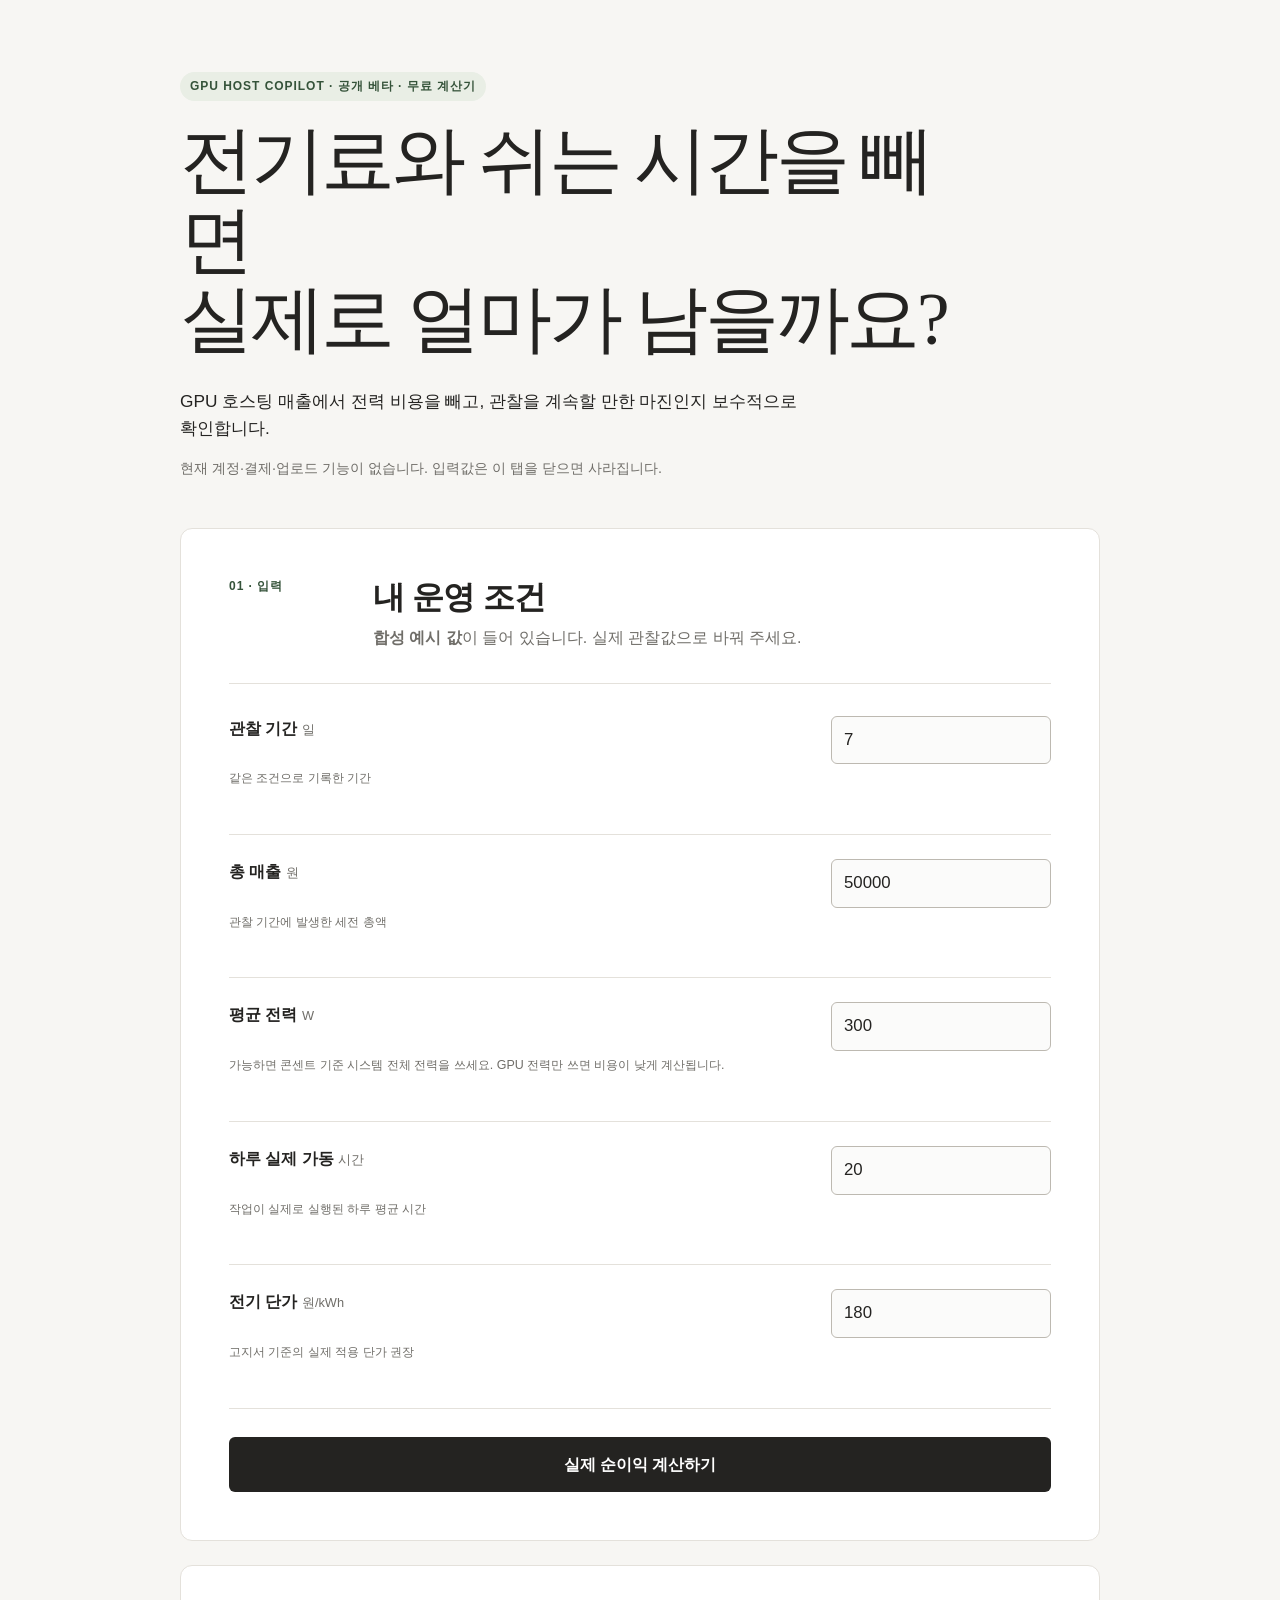
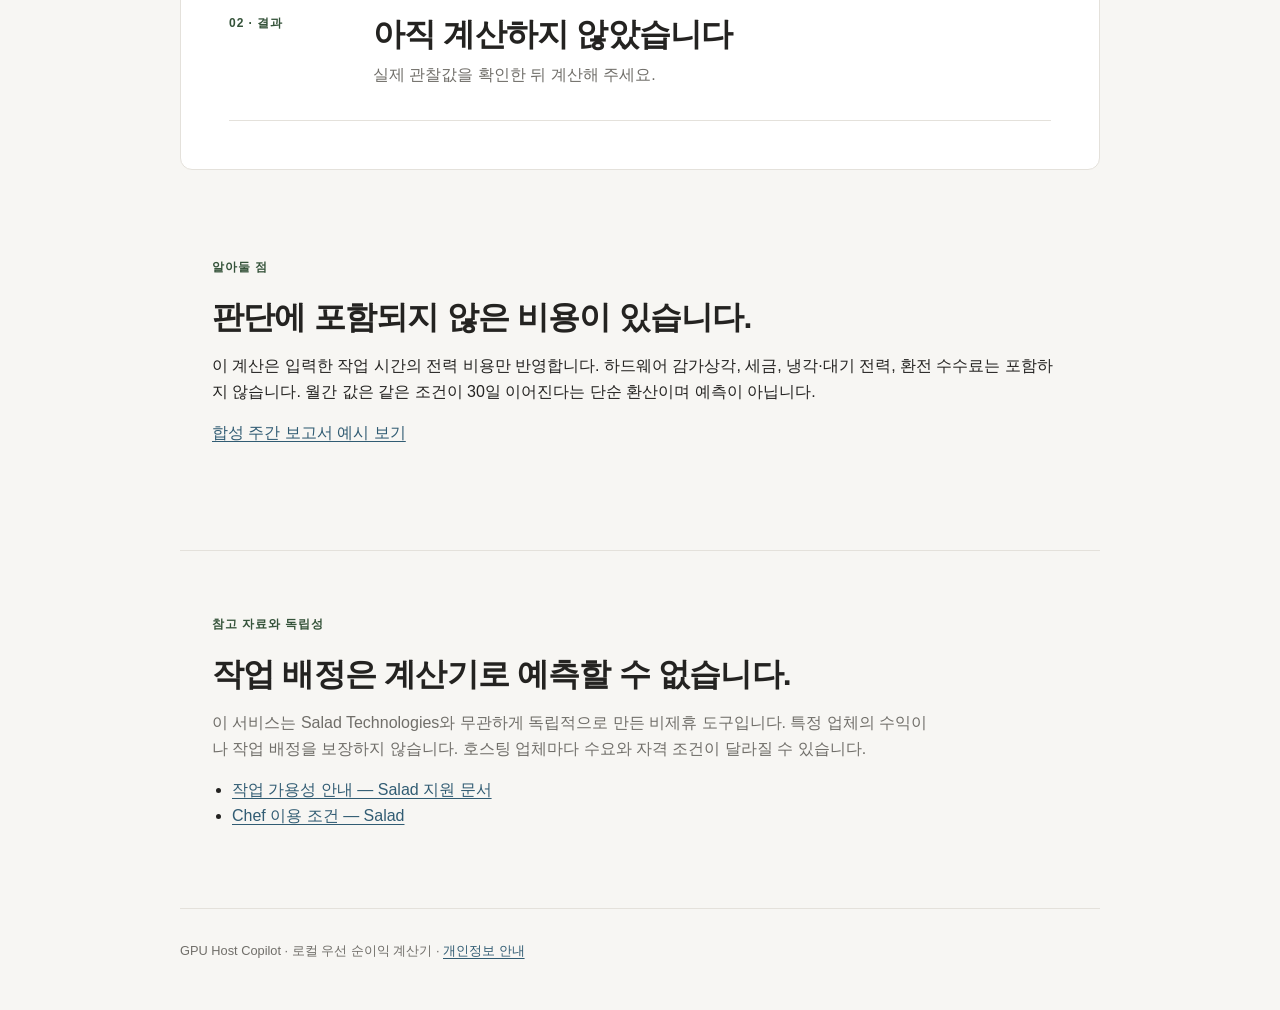
<file: index.html>
<!doctype html>
<html lang="ko">
<head>
  <meta charset="utf-8">
  <meta name="viewport" content="width=device-width, initial-scale=1">
  <meta name="description" content="전기료와 가동 시간을 반영해 GPU 호스팅 순이익을 계산하는 로컬 계산기">
  <title>GPU Host Copilot 무료 계산기</title>
  <link rel="icon" href="./favicon.svg" type="image/svg+xml">
  <link rel="stylesheet" href="./styles.css">
  <script type="module" src="./app.mjs"></script>
</head>
<body>
  <header class="hero">
    <p class="badge">GPU Host Copilot · 공개 베타 · 무료 계산기</p>
    <h1>전기료와 쉬는 시간을 빼면<br>실제로 얼마가 남을까요?</h1>
    <p class="intro">GPU 호스팅 매출에서 전력 비용을 빼고, 관찰을 계속할 만한 마진인지 보수적으로 확인합니다.</p>
    <p class="trust">현재 계정·결제·업로드 기능이 없습니다. 입력값은 이 탭을 닫으면 사라집니다.</p>
  </header>

  <main>
    <section class="sheet input-sheet" aria-labelledby="input-title">
      <div class="sheet-heading">
        <p class="eyebrow">01 · 입력</p>
        <div>
          <h2 id="input-title">내 운영 조건</h2>
          <p><strong>합성 예시 값</strong>이 들어 있습니다. 실제 관찰값으로 바꿔 주세요.</p>
        </div>
      </div>

      <form id="calculator" novalidate>
        <div class="field">
          <label for="observationDays">관찰 기간 <span>일</span></label>
          <input id="observationDays" name="observationDays" type="number" min="0" step="1" value="7" inputmode="decimal" aria-describedby="observationDays-help observationDays-error" required>
          <p class="help" id="observationDays-help">같은 조건으로 기록한 기간</p>
          <p class="error" id="observationDays-error"></p>
        </div>
        <div class="field">
          <label for="grossRevenue">총 매출 <span>원</span></label>
          <input id="grossRevenue" name="grossRevenue" type="number" min="0" step="1" value="50000" inputmode="decimal" aria-describedby="grossRevenue-help grossRevenue-error" required>
          <p class="help" id="grossRevenue-help">관찰 기간에 발생한 세전 총액</p>
          <p class="error" id="grossRevenue-error"></p>
        </div>
        <div class="field">
          <label for="averagePowerW">평균 전력 <span>W</span></label>
          <input id="averagePowerW" name="averagePowerW" type="number" min="0" step="1" value="300" inputmode="decimal" aria-describedby="averagePowerW-help averagePowerW-error" required>
          <p class="help" id="averagePowerW-help">가능하면 콘센트 기준 시스템 전체 전력을 쓰세요. GPU 전력만 쓰면 비용이 낮게 계산됩니다.</p>
          <p class="error" id="averagePowerW-error"></p>
        </div>
        <div class="field">
          <label for="workloadHoursPerDay">하루 실제 가동 <span>시간</span></label>
          <input id="workloadHoursPerDay" name="workloadHoursPerDay" type="number" min="0" max="24" step="0.1" value="20" inputmode="decimal" aria-describedby="workloadHoursPerDay-help workloadHoursPerDay-error" required>
          <p class="help" id="workloadHoursPerDay-help">작업이 실제로 실행된 하루 평균 시간</p>
          <p class="error" id="workloadHoursPerDay-error"></p>
        </div>
        <div class="field">
          <label for="electricityPricePerKwh">전기 단가 <span>원/kWh</span></label>
          <input id="electricityPricePerKwh" name="electricityPricePerKwh" type="number" min="0" step="0.1" value="180" inputmode="decimal" aria-describedby="electricityPricePerKwh-help electricityPricePerKwh-error" required>
          <p class="help" id="electricityPricePerKwh-help">고지서 기준의 실제 적용 단가 권장</p>
          <p class="error" id="electricityPricePerKwh-error"></p>
        </div>
        <button type="submit">실제 순이익 계산하기</button>
      </form>
    </section>

    <section class="sheet result-sheet" id="results" role="status" aria-live="polite" aria-atomic="true" aria-labelledby="result-title">
      <div class="sheet-heading">
        <p class="eyebrow">02 · 결과</p>
        <div>
          <h2 id="result-title">아직 계산하지 않았습니다</h2>
          <p id="decision-note">실제 관찰값을 확인한 뒤 계산해 주세요.</p>
        </div>
      </div>
      <dl class="result-list" hidden>
        <div class="primary-result"><dt>순이익</dt><dd id="netProfit">—</dd></div>
        <div><dt>전기료</dt><dd id="energyCost">—</dd></div>
        <div><dt>전력 사용량</dt><dd id="energyKwh">—</dd></div>
        <div><dt>순마진</dt><dd id="marginPct">—</dd></div>
        <div><dt>월간 순이익 환산</dt><dd id="monthlyNetProfit">—</dd></div>
        <div><dt>손익분기 총매출</dt><dd id="breakEvenGross">—</dd></div>
      </dl>
    </section>

    <section class="limits" aria-labelledby="limits-title">
      <p class="eyebrow">알아둘 점</p>
      <h2 id="limits-title">판단에 포함되지 않은 비용이 있습니다.</h2>
      <p>이 계산은 입력한 작업 시간의 전력 비용만 반영합니다. 하드웨어 감가상각, 세금, 냉각·대기 전력, 환전 수수료는 포함하지 않습니다. 월간 값은 같은 조건이 30일 이어진다는 단순 환산이며 예측이 아닙니다.</p>
      <p><a href="./sample-report.html">합성 주간 보고서 예시 보기</a></p>
    </section>

    <section class="references" id="references" aria-labelledby="references-title">
      <p class="eyebrow">참고 자료와 독립성</p>
      <h2 id="references-title">작업 배정은 계산기로 예측할 수 없습니다.</h2>
      <p>이 서비스는 Salad Technologies와 무관하게 독립적으로 만든 비제휴 도구입니다. 특정 업체의 수익이나 작업 배정을 보장하지 않습니다. 호스팅 업체마다 수요와 자격 조건이 달라질 수 있습니다.</p>
      <ul>
        <li><a href="https://support.salad.com/faq/jobs/why-am-i-not-receiving-any-jobs/" rel="noreferrer">작업 가용성 안내 — Salad 지원 문서</a></li>
        <li><a href="https://salad.com/terms/chefs" rel="noreferrer">Chef 이용 조건 — Salad</a></li>
      </ul>
    </section>
  </main>

  <footer>GPU Host Copilot · 로컬 우선 순이익 계산기 · <a href="./privacy.html">개인정보 안내</a></footer>
</body>
</html>
</file>
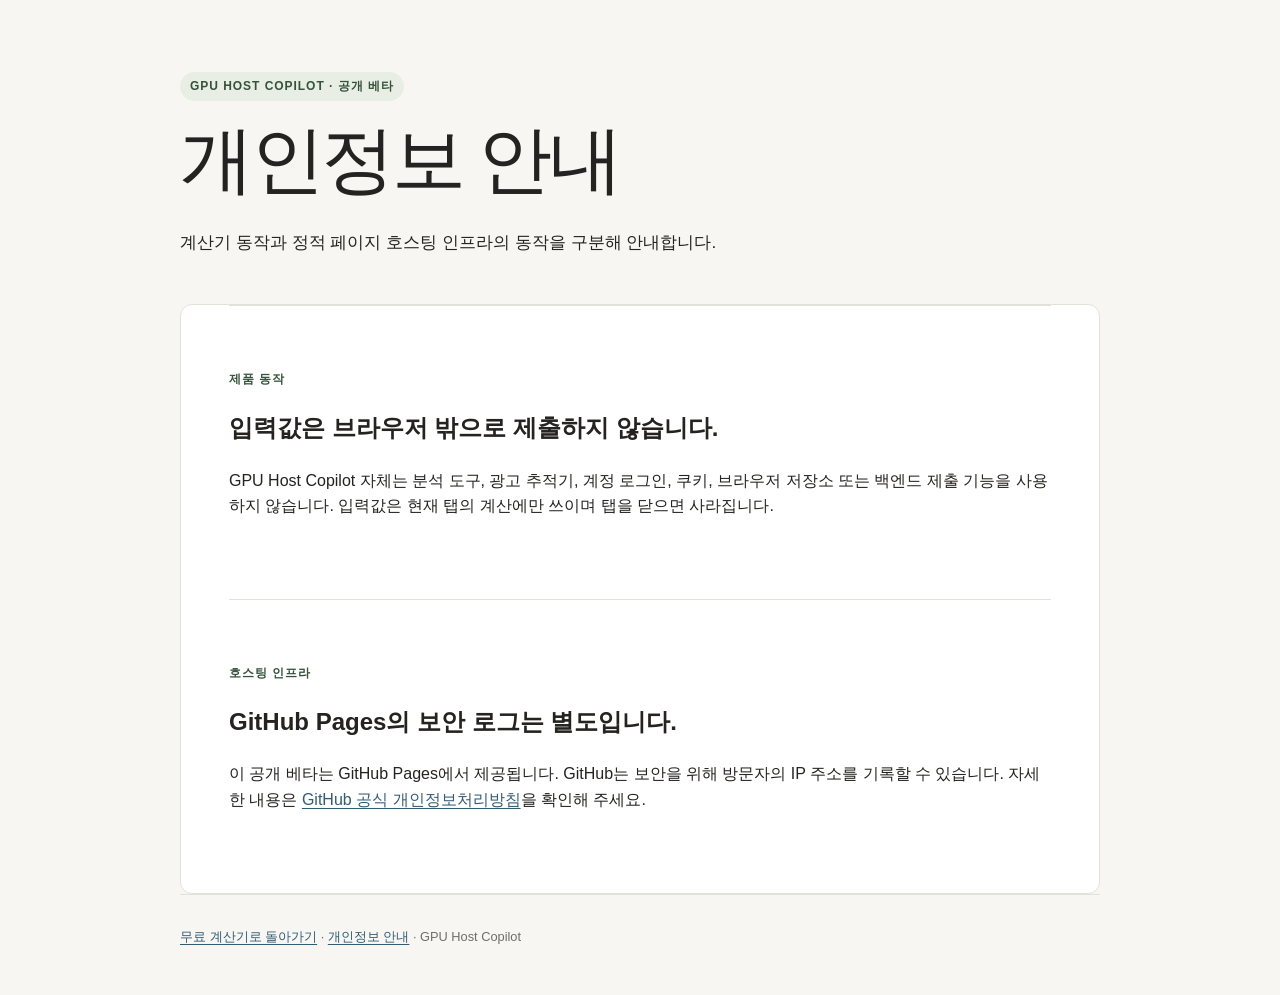
<file: privacy.html>
<!doctype html>
<html lang="ko">
<head>
  <meta charset="utf-8">
  <meta name="viewport" content="width=device-width, initial-scale=1">
  <meta name="description" content="GPU Host Copilot 공개 베타 개인정보 안내">
  <title>개인정보 안내 · GPU Host Copilot</title>
  <link rel="icon" href="./favicon.svg" type="image/svg+xml">
  <link rel="stylesheet" href="./styles.css">
</head>
<body>
  <header class="hero">
    <p class="badge">GPU Host Copilot · 공개 베타</p>
    <h1>개인정보 안내</h1>
    <p class="intro">계산기 동작과 정적 페이지 호스팅 인프라의 동작을 구분해 안내합니다.</p>
  </header>
  <main>
    <article class="sheet report-sheet">
      <section class="report-section">
        <p class="eyebrow">제품 동작</p>
        <h2>입력값은 브라우저 밖으로 제출하지 않습니다.</h2>
        <p>GPU Host Copilot 자체는 분석 도구, 광고 추적기, 계정 로그인, 쿠키, 브라우저 저장소 또는 백엔드 제출 기능을 사용하지 않습니다. 입력값은 현재 탭의 계산에만 쓰이며 탭을 닫으면 사라집니다.</p>
      </section>
      <section class="report-section">
        <p class="eyebrow">호스팅 인프라</p>
        <h2>GitHub Pages의 보안 로그는 별도입니다.</h2>
        <p>이 공개 베타는 GitHub Pages에서 제공됩니다. GitHub는 보안을 위해 방문자의 IP 주소를 기록할 수 있습니다. 자세한 내용은 <a href="https://docs.github.com/site-policy/privacy-policies/github-general-privacy-statement" rel="noreferrer">GitHub 공식 개인정보처리방침</a>을 확인해 주세요.</p>
      </section>
    </article>
  </main>
  <footer><a href="./index.html">무료 계산기로 돌아가기</a> · <a href="./privacy.html">개인정보 안내</a> · GPU Host Copilot</footer>
</body>
</html>
</file>
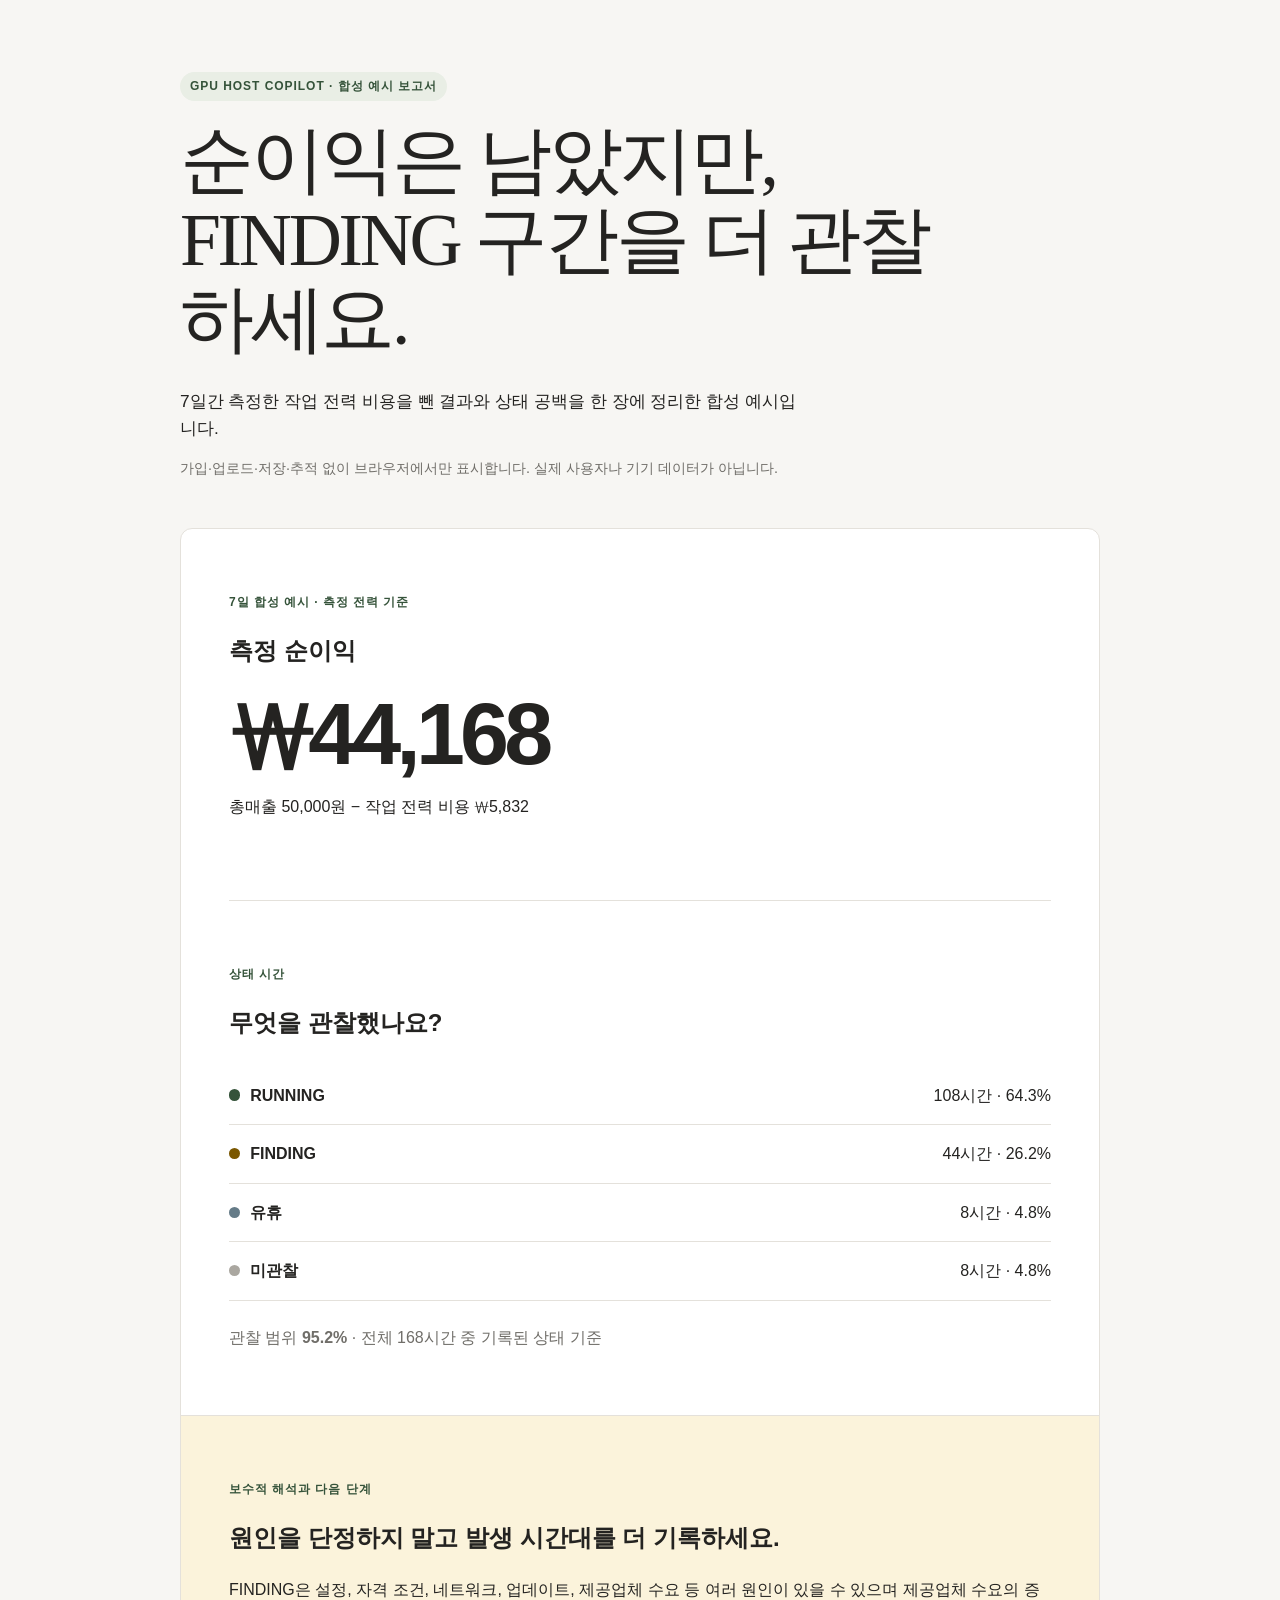
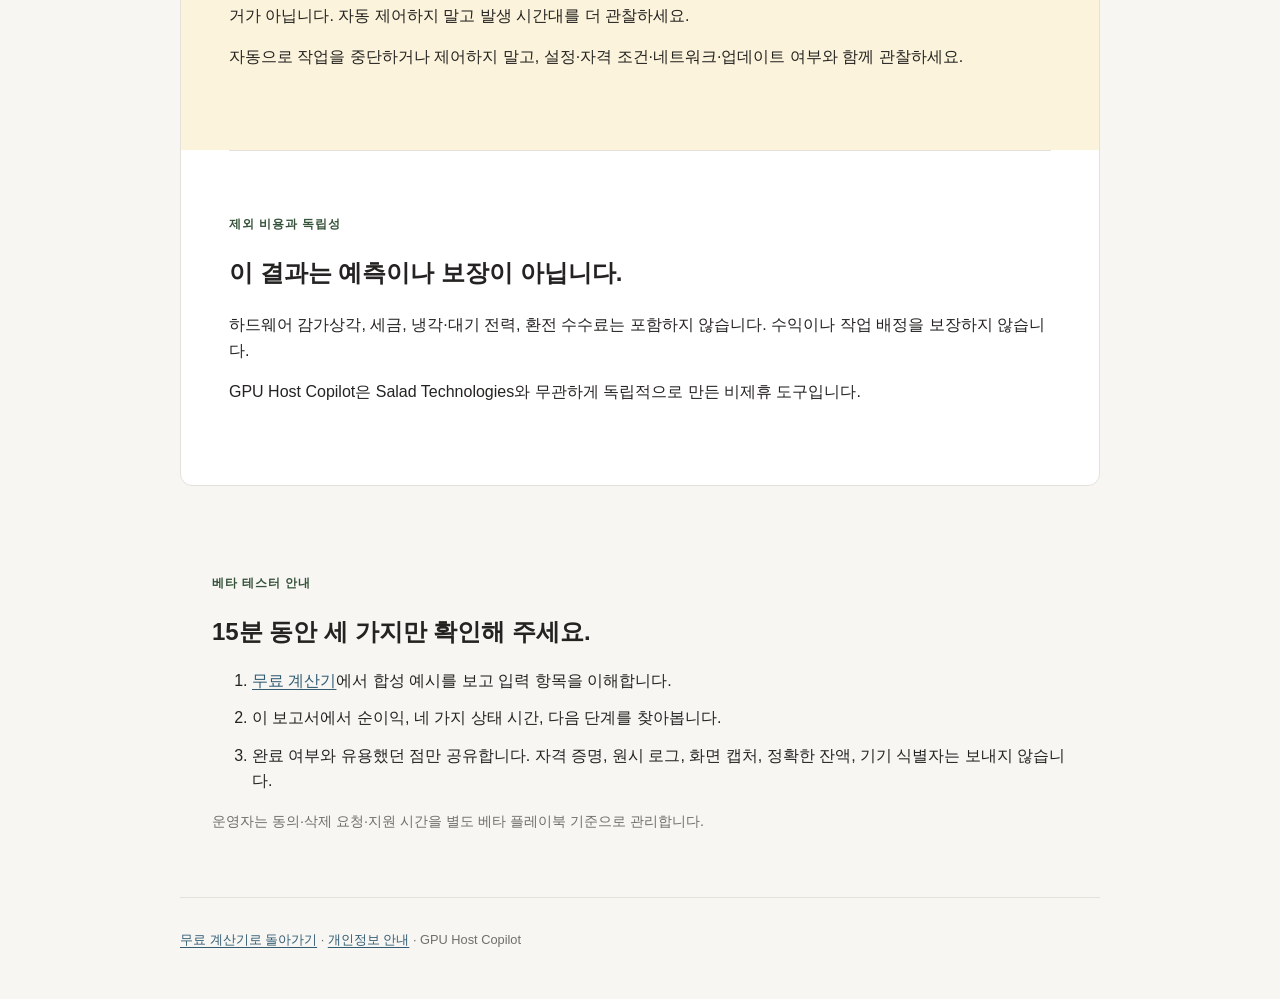
<file: sample-report.html>
<!doctype html>
<html lang="ko">
<head>
  <meta charset="utf-8">
  <meta name="viewport" content="width=device-width, initial-scale=1">
  <meta name="description" content="합성 데이터로 보는 GPU 호스팅 주간 순이익과 상태 보고서">
  <title>GPU Host Copilot 합성 주간 보고서</title>
  <link rel="icon" href="./favicon.svg" type="image/svg+xml">
  <link rel="stylesheet" href="./styles.css">
  <script type="module" src="./sample-report.mjs"></script>
</head>
<body>
  <header class="hero report-hero">
    <p class="badge">GPU Host Copilot · 합성 예시 보고서</p>
    <h1 id="report-headline">주간 관찰 결과를 계산 중입니다.</h1>
    <p class="intro">7일간 측정한 작업 전력 비용을 뺀 결과와 상태 공백을 한 장에 정리한 합성 예시입니다.</p>
    <p class="trust">가입·업로드·저장·추적 없이 브라우저에서만 표시합니다. 실제 사용자나 기기 데이터가 아닙니다.</p>
  </header>
  <main>
    <article class="sheet report-sheet" aria-label="합성 주간 보고서">
      <section class="report-summary" role="status" aria-live="polite" aria-labelledby="report-title">
        <p class="eyebrow">7일 합성 예시 · 측정 전력 기준</p>
        <h2 id="report-title">측정 순이익</h2>
        <p class="report-net" id="net-profit">계산 중</p>
        <p>총매출 50,000원 − 작업 전력 비용 <span id="energy-cost">계산 중</span></p>
      </section>
      <section class="report-section" aria-labelledby="states-title">
        <p class="eyebrow">상태 시간</p><h2 id="states-title">무엇을 관찰했나요?</h2>
        <dl class="state-list">
          <div><dt><span class="state-key running" aria-hidden="true"></span>RUNNING</dt><dd id="running-hours">108시간</dd></div>
          <div><dt><span class="state-key finding" aria-hidden="true"></span>FINDING</dt><dd id="finding-hours">44시간</dd></div>
          <div><dt><span class="state-key idle" aria-hidden="true"></span>유휴</dt><dd id="idle-hours">8시간</dd></div>
          <div><dt><span class="state-key unobserved" aria-hidden="true"></span>미관찰</dt><dd id="unobserved-hours">8시간</dd></div>
        </dl>
        <p class="coverage">관찰 범위 <strong id="coverage">계산 중</strong> · 전체 168시간 중 기록된 상태 기준</p>
      </section>
      <section class="report-section interpretation" aria-labelledby="interpretation-title">
        <p class="eyebrow">보수적 해석과 다음 단계</p>
        <h2 id="interpretation-title">원인을 단정하지 말고 발생 시간대를 더 기록하세요.</h2>
        <p id="decision-copy">FINDING은 여러 원인이 있을 수 있으며 제공업체 수요의 증거가 아닙니다.</p>
        <p>자동으로 작업을 중단하거나 제어하지 말고, 설정·자격 조건·네트워크·업데이트 여부와 함께 관찰하세요.</p>
      </section>
      <section class="report-section disclosure" aria-labelledby="limits-title">
        <p class="eyebrow">제외 비용과 독립성</p>
        <h2 id="limits-title">이 결과는 예측이나 보장이 아닙니다.</h2>
        <p>하드웨어 감가상각, 세금, 냉각·대기 전력, 환전 수수료는 포함하지 않습니다. 수익이나 작업 배정을 보장하지 않습니다.</p>
        <p>GPU Host Copilot은 Salad Technologies와 무관하게 독립적으로 만든 비제휴 도구입니다.</p>
      </section>
    </article>
    <section class="beta-guide" id="beta-guidance" aria-labelledby="beta-title">
      <p class="eyebrow">베타 테스터 안내</p><h2 id="beta-title">15분 동안 세 가지만 확인해 주세요.</h2>
      <ol>
        <li><a href="./index.html">무료 계산기</a>에서 합성 예시를 보고 입력 항목을 이해합니다.</li>
        <li>이 보고서에서 순이익, 네 가지 상태 시간, 다음 단계를 찾아봅니다.</li>
        <li>완료 여부와 유용했던 점만 공유합니다. 자격 증명, 원시 로그, 화면 캡처, 정확한 잔액, 기기 식별자는 보내지 않습니다.</li>
      </ol>
      <p class="trust">운영자는 동의·삭제 요청·지원 시간을 별도 베타 플레이북 기준으로 관리합니다.</p>
    </section>
  </main>
  <footer><a href="./index.html">무료 계산기로 돌아가기</a> · <a href="./privacy.html">개인정보 안내</a> · GPU Host Copilot</footer>
</body>
</html>
</file>
<file: styles.css>
:root {
  color-scheme: light;
  --canvas: #f7f6f3;
  --surface: #ffffff;
  --ink: #242321;
  --muted: #706e69;
  --line: #e4e1db;
  --accent: #e9eee5;
  --accent-ink: #35533a;
  --warning: #fbf3db;
  --warning-ink: #7a5700;
  --danger: #fdebec;
  --danger-ink: #8d302e;
}

* { box-sizing: border-box; }

body {
  margin: 0;
  background: var(--canvas);
  color: var(--ink);
  font-family: "Apple SD Gothic Neo", "Noto Sans KR", "Helvetica Neue", Arial, sans-serif;
  line-height: 1.6;
}

.hero,
main,
footer {
  width: min(100% - 32px, 920px);
  margin-inline: auto;
}

.hero { padding: 72px 0 48px; }

.badge,
.eyebrow {
  margin: 0 0 20px;
  color: var(--accent-ink);
  font-size: .75rem;
  font-weight: 700;
  letter-spacing: .08em;
  text-transform: uppercase;
}

.badge {
  display: inline-block;
  padding: 5px 10px;
  border-radius: 999px;
  background: var(--accent);
}

h1,
h2,
p { overflow-wrap: break-word; }

h1 {
  max-width: 780px;
  margin: 0;
  font-family: Georgia, "Times New Roman", "Apple SD Gothic Neo", serif;
  font-size: clamp(2.35rem, 8vw, 4.6rem);
  font-weight: 500;
  letter-spacing: -.045em;
  line-height: 1.08;
}

.intro {
  max-width: 620px;
  margin: 28px 0 0;
  font-size: 1.08rem;
}

.trust {
  margin: 14px 0 0;
  color: var(--muted);
  font-size: .9rem;
}

main { display: grid; gap: 24px; }

.sheet {
  border: 1px solid var(--line);
  border-radius: 12px;
  background: var(--surface);
  padding: clamp(24px, 5vw, 48px);
}

.sheet-heading {
  display: grid;
  grid-template-columns: 120px 1fr;
  gap: 24px;
  padding-bottom: 32px;
  border-bottom: 1px solid var(--line);
}

.sheet-heading h2,
.limits h2,
.references h2 {
  margin: 0;
  font-size: clamp(1.45rem, 4vw, 2rem);
  letter-spacing: -.025em;
  line-height: 1.25;
}

.sheet-heading p:not(.eyebrow) { margin: 8px 0 0; color: var(--muted); }

form { margin-top: 8px; }

.field {
  display: grid;
  grid-template-columns: minmax(150px, 1fr) minmax(140px, 220px);
  column-gap: 24px;
  padding: 24px 0;
  border-bottom: 1px solid var(--line);
}

label { font-weight: 700; }
label span { color: var(--muted); font-size: .8rem; font-weight: 500; }

input {
  width: 100%;
  border: 1px solid #bdb9b1;
  border-radius: 6px;
  background: #fbfbfa;
  color: var(--ink);
  font: inherit;
  font-size: 1.05rem;
  padding: 10px 12px;
}

input:focus-visible,
button:focus-visible,
a:focus-visible {
  outline: 3px solid #92a993;
  outline-offset: 3px;
}

input[aria-invalid="true"] { border-color: var(--danger-ink); }

.help,
.error {
  grid-column: 1 / -1;
  margin: 5px 0 0;
  color: var(--muted);
  font-size: .78rem;
}

.error { color: var(--danger-ink); min-height: 1.25em; }

button {
  width: 100%;
  margin-top: 28px;
  border: 0;
  border-radius: 6px;
  background: #242321;
  color: #fff;
  cursor: pointer;
  font: inherit;
  font-weight: 700;
  padding: 15px 20px;
}

button:hover { background: #3a3936; }
button:active { transform: scale(.99); }

.result-list { margin: 0; }
.result-list > div {
  display: flex;
  align-items: baseline;
  justify-content: space-between;
  gap: 20px;
  padding: 18px 0;
  border-bottom: 1px solid var(--line);
}
.result-list > div:last-child { border-bottom: 0; }
.result-list dt { color: var(--muted); }
.result-list dd { margin: 0; font-size: 1.15rem; font-weight: 700; text-align: right; }
.result-list .primary-result { padding: 30px 0; }
.result-list .primary-result dd { font-size: clamp(2rem, 8vw, 3.8rem); letter-spacing: -.04em; }

.result-sheet[data-decision="positive"] { border-top: 4px solid var(--accent-ink); }
.result-sheet[data-decision="thin"] { border-top: 4px solid var(--warning-ink); }
.result-sheet[data-decision="loss"] { border-top: 4px solid var(--danger-ink); }

.report-sheet { padding-block: 0; }
.report-summary, .report-section { padding: clamp(32px, 7vw, 64px) 0; }
.report-section { border-top: 1px solid var(--line); }
.report-net { margin: 8px 0; font-size: clamp(2.8rem, 10vw, 5.5rem); font-weight: 700; letter-spacing: -.055em; line-height: 1; }
.state-list { margin: 24px 0 0; }
.state-list > div { display: flex; justify-content: space-between; gap: 16px; padding: 16px 0; border-bottom: 1px solid var(--line); }
.state-list dt { font-weight: 700; }
.state-list dd { margin: 0; text-align: right; }
.state-key { display: inline-block; width: .7em; height: .7em; margin-right: 10px; border-radius: 50%; background: var(--muted); }
.state-key.running { background: var(--accent-ink); }
.state-key.finding { background: var(--warning-ink); }
.state-key.idle { background: #657b87; }
.state-key.unobserved { background: #aaa7a0; }
.coverage { margin: 24px 0 0; color: var(--muted); }
.interpretation { background: var(--warning); margin-inline: clamp(-48px, -5vw, -24px); padding-inline: clamp(24px, 5vw, 48px); }
.beta-guide { padding: 64px clamp(8px, 4vw, 32px); }
.beta-guide h2 { margin: 0; }
.beta-guide li { margin-block: 12px; }

.limits,
.references { padding: 64px clamp(8px, 4vw, 32px); }
.limits p:last-child,
.references > p:last-of-type { max-width: 720px; color: var(--muted); }
.references { border-top: 1px solid var(--line); }
.references ul { padding-left: 20px; }
a { color: #315c73; text-underline-offset: 3px; }

footer {
  border-top: 1px solid var(--line);
  color: var(--muted);
  font-size: .8rem;
  padding: 32px 0 48px;
}

[hidden] { display: none !important; }

@media (max-width: 560px) {
  .hero { padding-top: 48px; }
  h1 br { display: none; }
  .sheet-heading { grid-template-columns: 1fr; gap: 0; }
  .field { grid-template-columns: 1fr; gap: 8px; }
  .help, .error { grid-column: 1; }
  .limits, .references { padding-block: 48px; }
  .report-net { font-size: 2.65rem; }
  .interpretation { margin-inline: -24px; }
}

@media (prefers-reduced-motion: reduce) {
  *, *::before, *::after { scroll-behavior: auto !important; }
}
</file>
